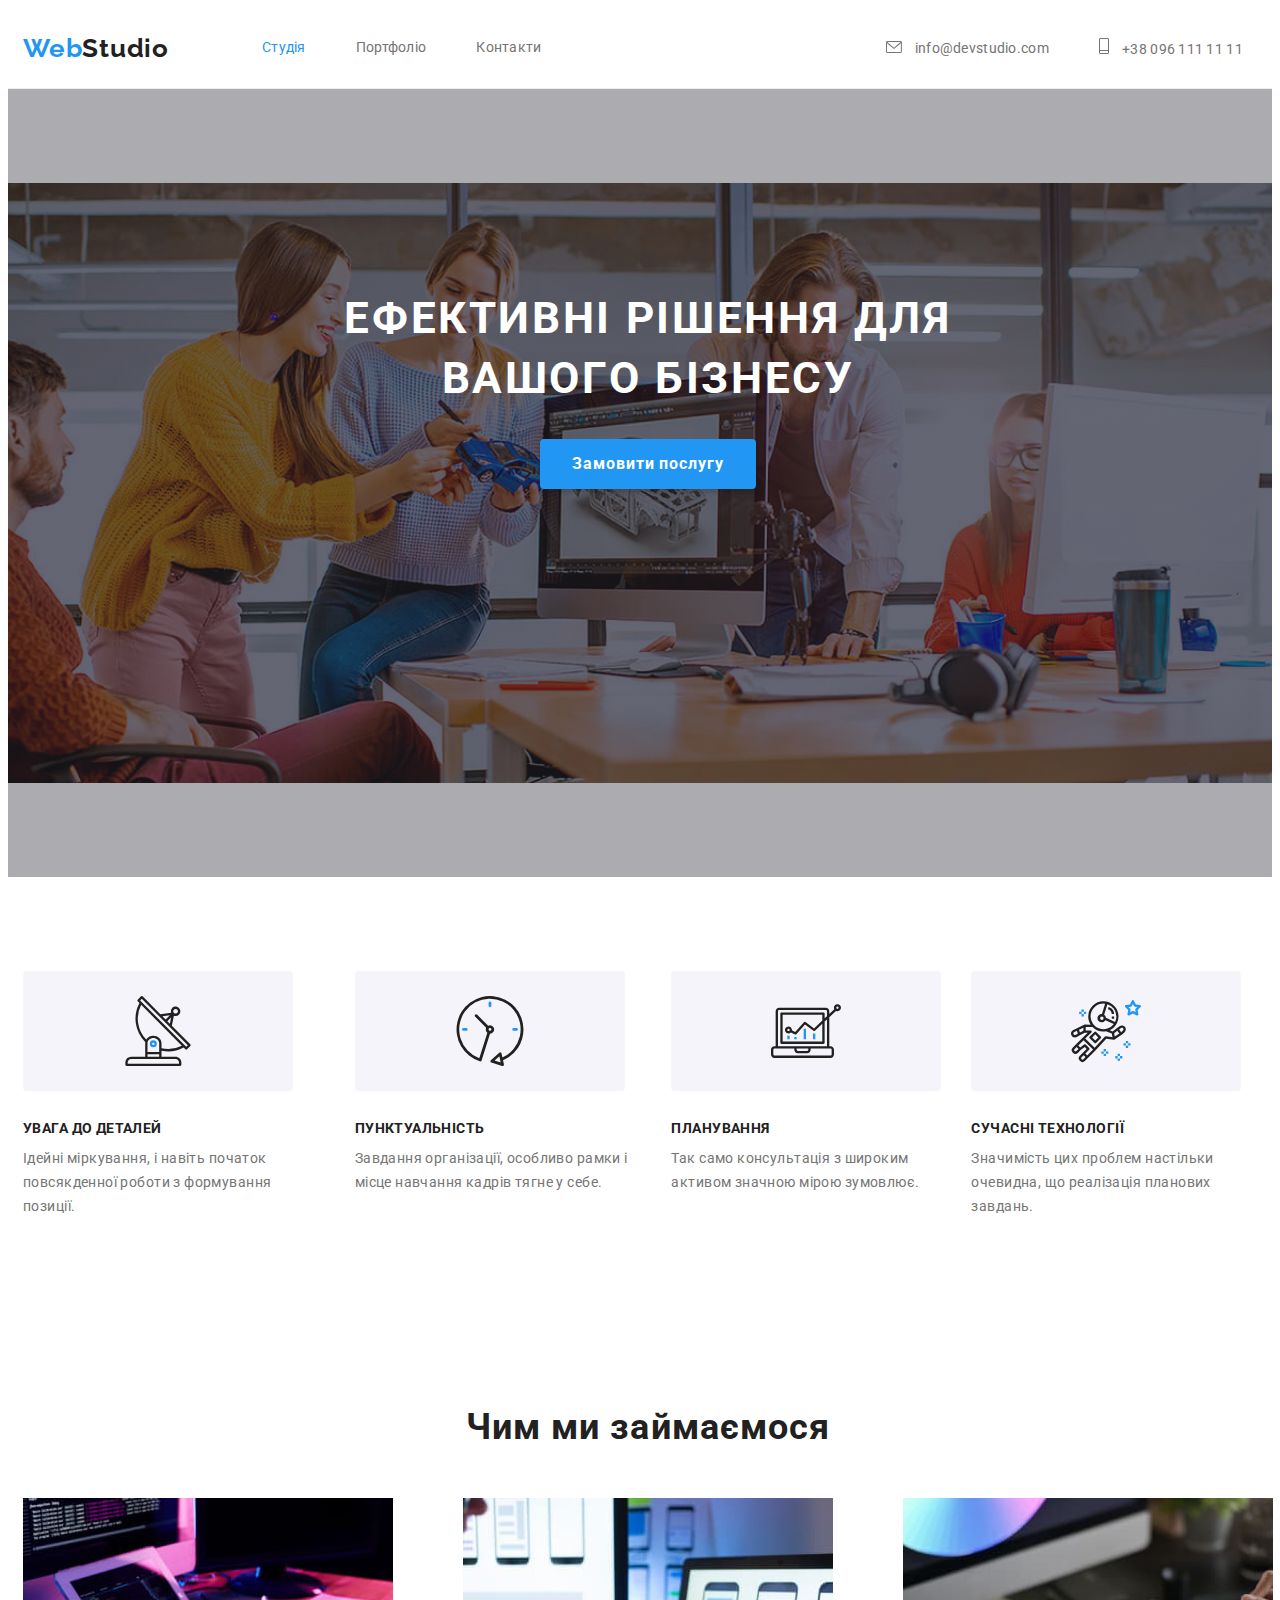
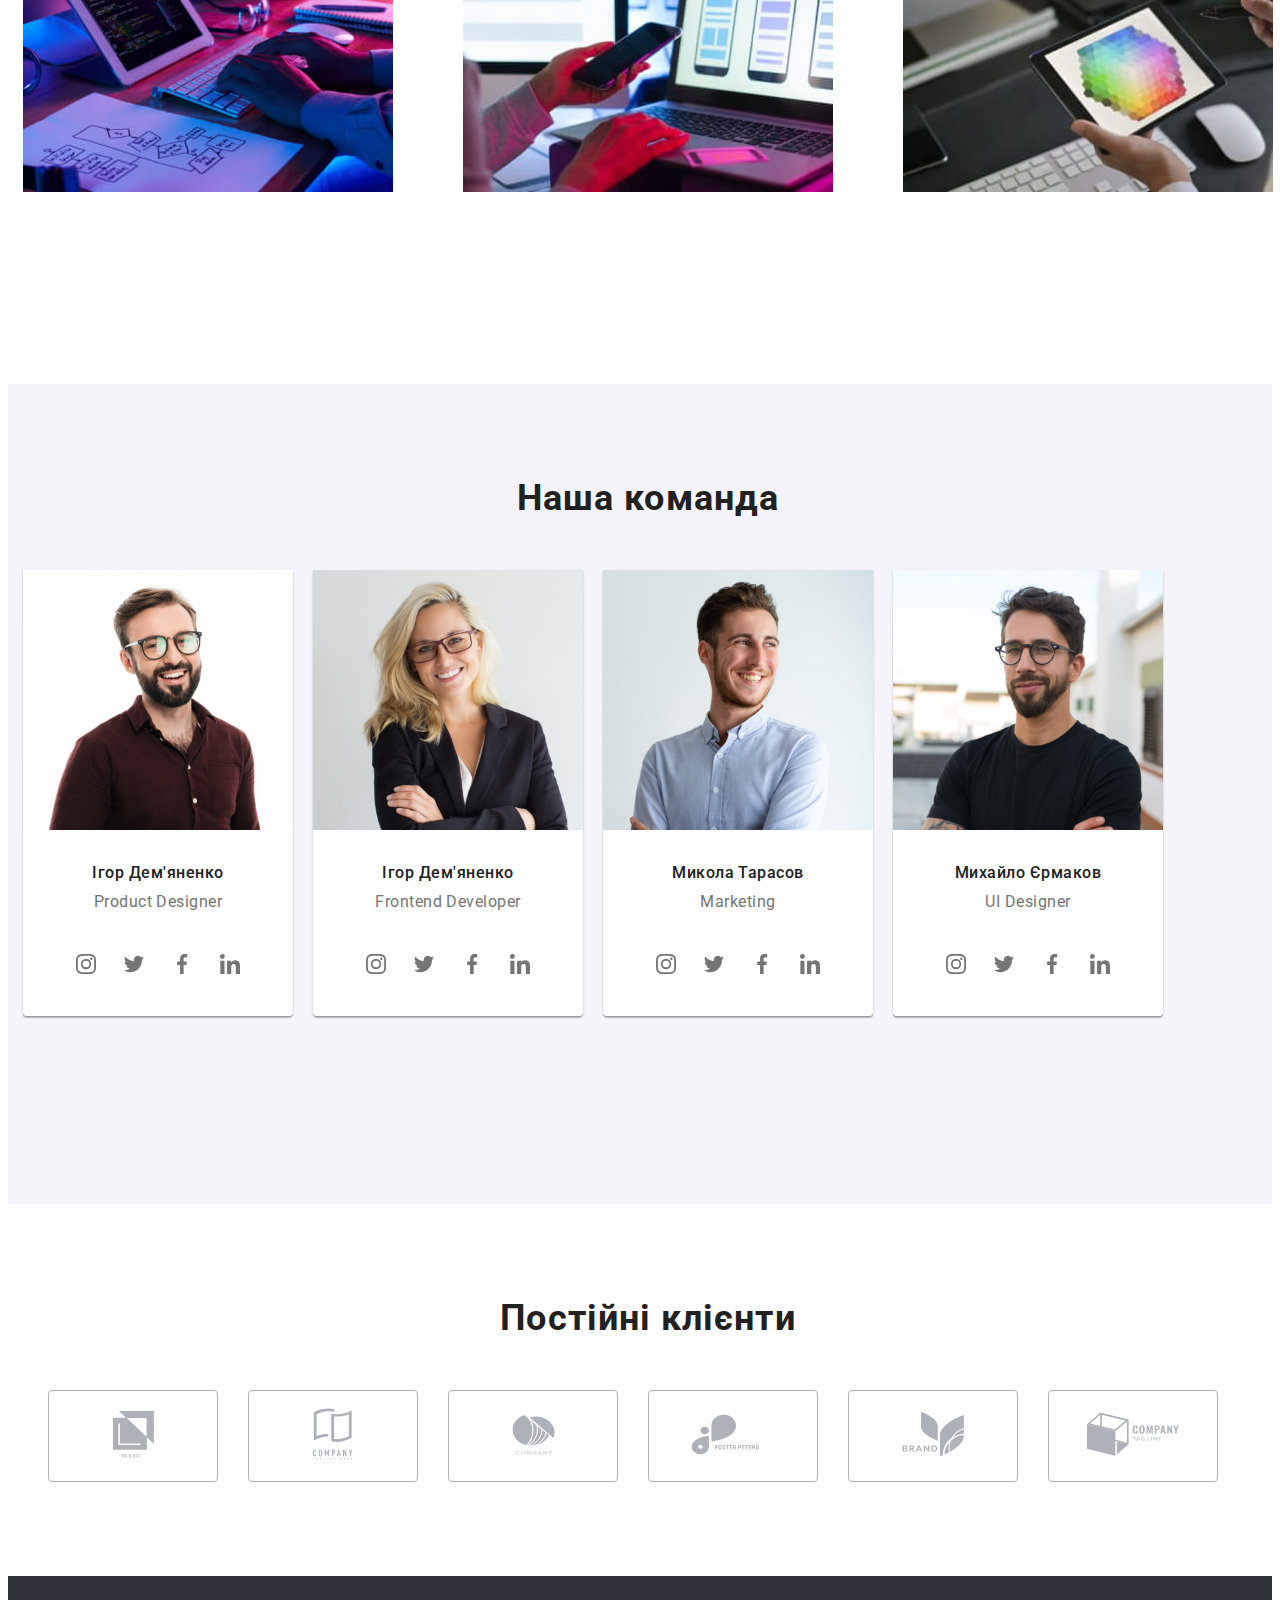
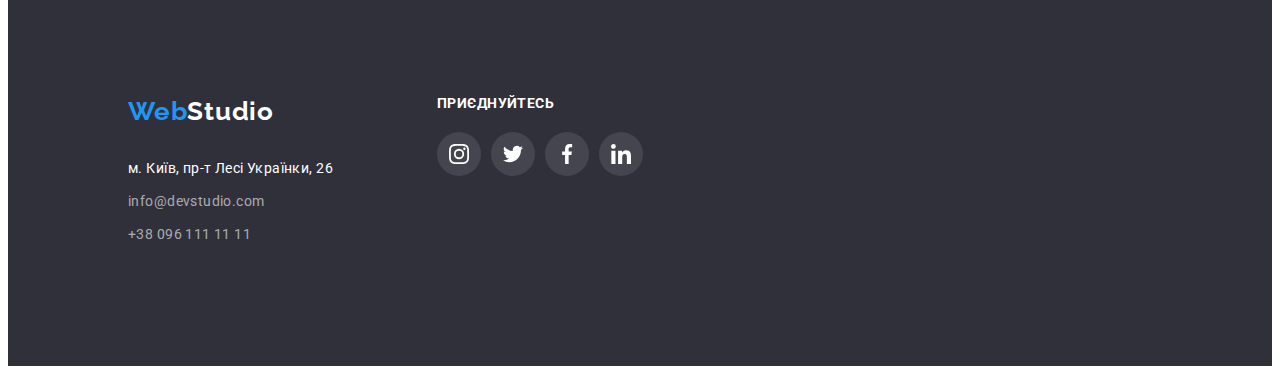
<file: index.html>
<!DOCTYPE html>
<html lang="uk">
  <head>
    <meta charset="UTF-8" />
    <meta http-equiv="X-UA-Compatible" content="IE=edge" />
    <meta name="viewport" content="width=device-width, initial-scale=1.0" />
    <title>WebStudio</title>
    <link
      rel="stylesheet"
      href="https://cdnjs.cloudflare.com/ajax/libs/modern-normalize/1.1.0/modern-normalize.min.css"
      integrity="sha512-wpPYUAdjBVSE4KJnH1VR1HeZfpl1ub8YT/NKx4PuQ5NmX2tKuGu6U/JRp5y+Y8XG2tV+wKQpNHVUX03MfMFn9Q=="
      crossorigin="anonymous"
      referrerpolicy="no-referrer"
    />
    <link rel="stylesheet" href="./css/styles.css" />
    <link rel="preconnect" href="https://fonts.googleapis.com" />
    <link rel="preconnect" href="https://fonts.gstatic.com" crossorigin />
    <link
      href="https://fonts.googleapis.com/css2?family=Raleway:wght@700&family=Roboto:wght@400;500;700;900&display=swap"
      rel="stylesheet"
    />
  </head>
  <body>
    <!----------------- HEADER ----------------------->
    <header class="page-header">
      <nav class="container">
        <a class="logo" href="#">Web<span class="color-tagb">Studio</span></a>
        <ul class="site-nav list">
          <li class="list-item">
            <a href="./index.html" class="item current">Студія</a>
          </li>
          <li class="list-item">
            <a href="./portfolio.html" class="item">Портфоліо</a>
          </li>
          <li class="list-item"><a href="#" class="item">Контакти</a></li>
        </ul>
        <ul class="auth-nav list">
          <li class="auth-item">
            <a class="head-mail" href="mailto:info@devstudio.com">
              <svg class="icon-mail">
                <use href="./images/icons.svg#icon-mail"></use>
              </svg>
              info@devstudio.com</a
            >
          </li>
          <li class="auth-item">
            <a class="head-phone" href="tel:+380961111111">
              <svg class="icon-phone">
                <use href="./images/icons.svg#icon-phone"></use>
              </svg>
              +38 096 111 11 11</a
            >
          </li>
        </ul>
      </nav>
    </header>
    <main>
      <!---------------------- hero ------------------------->
      <section class="hero section">
        <div class="container">
          <h1 class="hero-title">Ефективні рішення для вашого бізнесу</h1>
          <button class="hero-btn" type="button">Замовити послугу</button>
        </div>
      </section>

      <!----------------------features  ------------------------>

      <section class="features section">
        <div class="container">
          <h2 class="hidden-title">особливості</h2>

          <ul class="features-list">
            <li class="features-item icon-antenna">
              <div class="icon-box">
                <svg class="icon-social" width="70px" height="70px">
                  <use href="./images/icons.svg#icon-antenna"></use>
                </svg>
              </div>
              <h3 class="features-title">УВАГА ДО ДЕТАЛЕЙ</h3>
              <p class="text">
                Ідейні міркування, і навіть початок повсякденної роботи з
                формування позиції.
              </p>
            </li>
            <li class="features-item icon-clock">
              <div class="icon-box">
                <svg class="icon-social" width="70px" height="70px">
                  <use href="./images/icons.svg#icon-clock"></use>
                </svg>
              </div>
              <h3 class="features-title">ПУНКТУАЛЬНІСТЬ</h3>
              <p class="text">
                Завдання організації, особливо рамки і місце навчання кадрів
                тягне у себе.
              </p>
            </li>
            <li class="features-item icon-diagram">
              <div class="icon-box">
                <svg class="icon-social" width="70px" height="70px">
                  <use href="./images/icons.svg#icon-diagram"></use>
                </svg>
              </div>
              <h3 class="features-title">ПЛАНУВАННЯ</h3>
              <p class="text">
                Так само консультація з широким активом значною мірою зумовлює.
              </p>
            </li>
            <li class="features-item icon-astronaut">
              <div class="icon-box">
                <svg class="icon-social" width="70px" height="70px">
                  <use href="./images/icons.svg#icon-astronaut"></use>
                </svg>
              </div>
              <h3 class="features-title">СУЧАСНІ ТЕХНОЛОГІЇ</h3>
              <p class="text">
                Значимість цих проблем настільки очевидна, що реалізація
                планових завдань.
              </p>
            </li>
          </ul>
        </div>
      </section>
      <!----------------------what we do  ------------------------>

      <section class="work section">
        <div class="container">
          <h2 class="work-title">Чим ми займаємося</h2>
          <ul>
            <li><img src="./images/box_1.jpg" alt="планшет" width="370" /></li>
            <li><img src="./images/box_2.jpg" alt="ноутбук" width="370" /></li>
            <li><img src="./images/box_3.jpg" alt="айпад" width="370" /></li>
          </ul>
        </div>
      </section>

      <!----------------------our team  ------------------------>

      <section class="team section">
        <div class="container">
          <h2 class="team-title">Наша команда</h2>
          <ul class="team-list">
            <li class="team-item">
              <img src="./images/img_1.jpg" alt="чоловік" width="270" />
              <h3 class="name">Ігор Дем'яненко</h3>
              <p class="profession">Product Designer</p>
              <div>
                <button class="networks">
                  <svg class="icon-net">
                    <use href="./images/icons.svg#icon-instagram"></use>
                  </svg>
                </button>
                <button class="networks">
                  <svg class="icon-net">
                    <use href="./images/icons.svg#icon-twitter"></use>
                  </svg>
                </button>
                <button class="networks">
                  <svg class="icon-net">
                    <use href="./images/icons.svg#icon-facebook"></use>
                  </svg>
                </button>
                <button class="networks">
                  <svg class="icon-net">
                    <use href="./images/icons.svg#icon-linkedin"></use>
                  </svg>
                </button>
              </div>
            </li>
            <li class="team-item">
              <img src="./images/img_2.jpg" alt="жінка" width="270" />
              <h3 class="name">Ігор Дем'яненко</h3>
              <p class="profession">Frontend Developer</p>
              <div>
                <button class="networks">
                  <svg class="icon-net">
                    <use href="./images/icons.svg#icon-instagram"></use>
                  </svg>
                </button>
                <button class="networks">
                  <svg class="icon-net">
                    <use href="./images/icons.svg#icon-twitter"></use>
                  </svg>
                </button>
                <button class="networks">
                  <svg class="icon-net">
                    <use href="./images/icons.svg#icon-facebook"></use>
                  </svg>
                </button>
                <button class="networks">
                  <svg class="icon-net">
                    <use href="./images/icons.svg#icon-linkedin"></use>
                  </svg>
                </button>
              </div>
            </li>
            <li class="team-item">
              <img src="./images/img_3.jpg" alt="чоловік" width="270" />
              <h3 class="name">Микола Тарасов</h3>
              <p class="profession">Marketing</p>
              <div>
                <button class="networks">
                  <svg class="icon-net">
                    <use href="./images/icons.svg#icon-instagram"></use>
                  </svg>
                </button>
                <button class="networks">
                  <svg class="icon-net">
                    <use href="./images/icons.svg#icon-twitter"></use>
                  </svg>
                </button>
                <button class="networks">
                  <svg class="icon-net">
                    <use href="./images/icons.svg#icon-facebook"></use>
                  </svg>
                </button>
                <button class="networks">
                  <svg class="icon-net">
                    <use href="./images/icons.svg#icon-linkedin"></use>
                  </svg>
                </button>
              </div>
            </li>
            <li class="team-item">
              <img src="./images/img_4.jpg" alt="чоловік" width="270" />
              <h3 class="name">Михайло Єрмаков</h3>
              <p class="profession">UI Designer</p>
              <div>
                <button class="networks">
                  <svg class="icon-net">
                    <use href="./images/icons.svg#icon-instagram"></use>
                  </svg>
                </button>
                <button class="networks">
                  <svg class="icon-net">
                    <use href="./images/icons.svg#icon-twitter"></use>
                  </svg>
                </button>
                <button class="networks">
                  <svg class="icon-net">
                    <use href="./images/icons.svg#icon-facebook"></use>
                  </svg>
                </button>
                <button class="networks">
                  <svg class="icon-net">
                    <use href="./images/icons.svg#icon-linkedin"></use>
                  </svg>
                </button>
              </div>
            </li>
          </ul>
        </div>
      </section>
      <!----------------------clients  ------------------------>

      <section class="clients section">
        <div class="container">
          <h2 class="clients-title">Постійні клієнти</h2>
          <ul class="client-list">
            <li class="client-item">
              <button class="icon-btn">
                <svg class="icon" width="41" height="47">
                  <use href="./images/icons.svg#icon-client-1"></use>
                </svg>
              </button>
            </li>
            <li class="client-item">
              <button class="icon-btn">
                <svg class="icon" width="40px" height="52px">
                  <use href="./images/icons.svg#icon-client-2" ></use>
                </svg>
              </button>
            </li>
            <li class="client-item">
              <button class="icon-btn">
                <svg class="icon" width="43px" height="41px">
                  <use href="./images/icons.svg#icon-client-3" ></use>
                </svg>
              </button>
            </li>
            <li class="client-item">
              <button class="icon-btn">
                <svg class="icon" width="85px" height="41px">
                  <use href="./images/icons.svg#icon-client-4" ></use>
                </svg>
              </button>
            </li>
            <li class="client-item">
              <button class="icon-btn">
                <svg class="icon" width="63px" height="46px">
                  <use href="./images/icons.svg#icon-client-5" ></use>
                </svg>
              </button>
            </li>
            <li class="client-item">
              <button class="icon-btn">
                <svg class="icon" width="94px" height="44px">
                  <use href="./images/icons.svg#icon-client-6" ></use>
                </svg>
              </button>
            </li>
          </ul>
        </div>
      </section>
    </main>
    <!---------------------footer ------------------------>

    <footer class="footer">
      <div class="container footer">
        <div>
          <a href="./index.html" class="logo"
            >Web<span class="color-tagw">Studio</span></a
          >
          <address>
            <ul>
              <li class="footer-item">
                <a
                  class="map"
                  href="https://goo.gl/maps/86U5GBCqMfjBJhed8"
                  target="_blank"
                  rel="noopener noreferrer nofollow"
                  >м. Київ, пр-т Лесі Українки, 26</a
                >
              </li>
              <li class="footer-item">
                <a class="foot-mail" href="mailto:info@devstudio.com"
                  >info@devstudio.com</a
                >
              </li>
              <li class="footer-item">
                <a class="foot-phone" href="tel:+380961111111"
                  >+38 096 111 11 11</a
                >
              </li>
            </ul>
          </address>
        </div>
        <div class="social">
          <h3 class="social-title">приєднуйтесь</h3>
          <ul class="social-list">
            <li class="social-item">
              <button class="social-btn">
                <svg class="icon-social" width="20px" height="20px">
                  <use href="./images/icons.svg#icon-instagram"></use>
                </svg>
              </button>
            </li>
            <li class="social-item">
              <button class="social-btn">
                <svg class="icon-social" width="20px" height="20px">
                  <use href="./images/icons.svg#icon-twitter"></use>
                </svg>
              </button>
            </li>
            <li class="social-item">
              <button class="social-btn">
                <svg class="icon-social" width="20px" height="20px">
                  <use href="./images/icons.svg#icon-facebook"></use>
                </svg>
              </button>
            </li>
            <li class="social-item">
              <button class="social-btn">
                <svg class="icon-social" width="20px" height="20px">
                  <use href="./images/icons.svg#icon-linkedin"></use>
                </svg>
              </button>
            </li>
          </ul>
        </div>
      </div>
    </footer>
  </body>
</html>
</file>
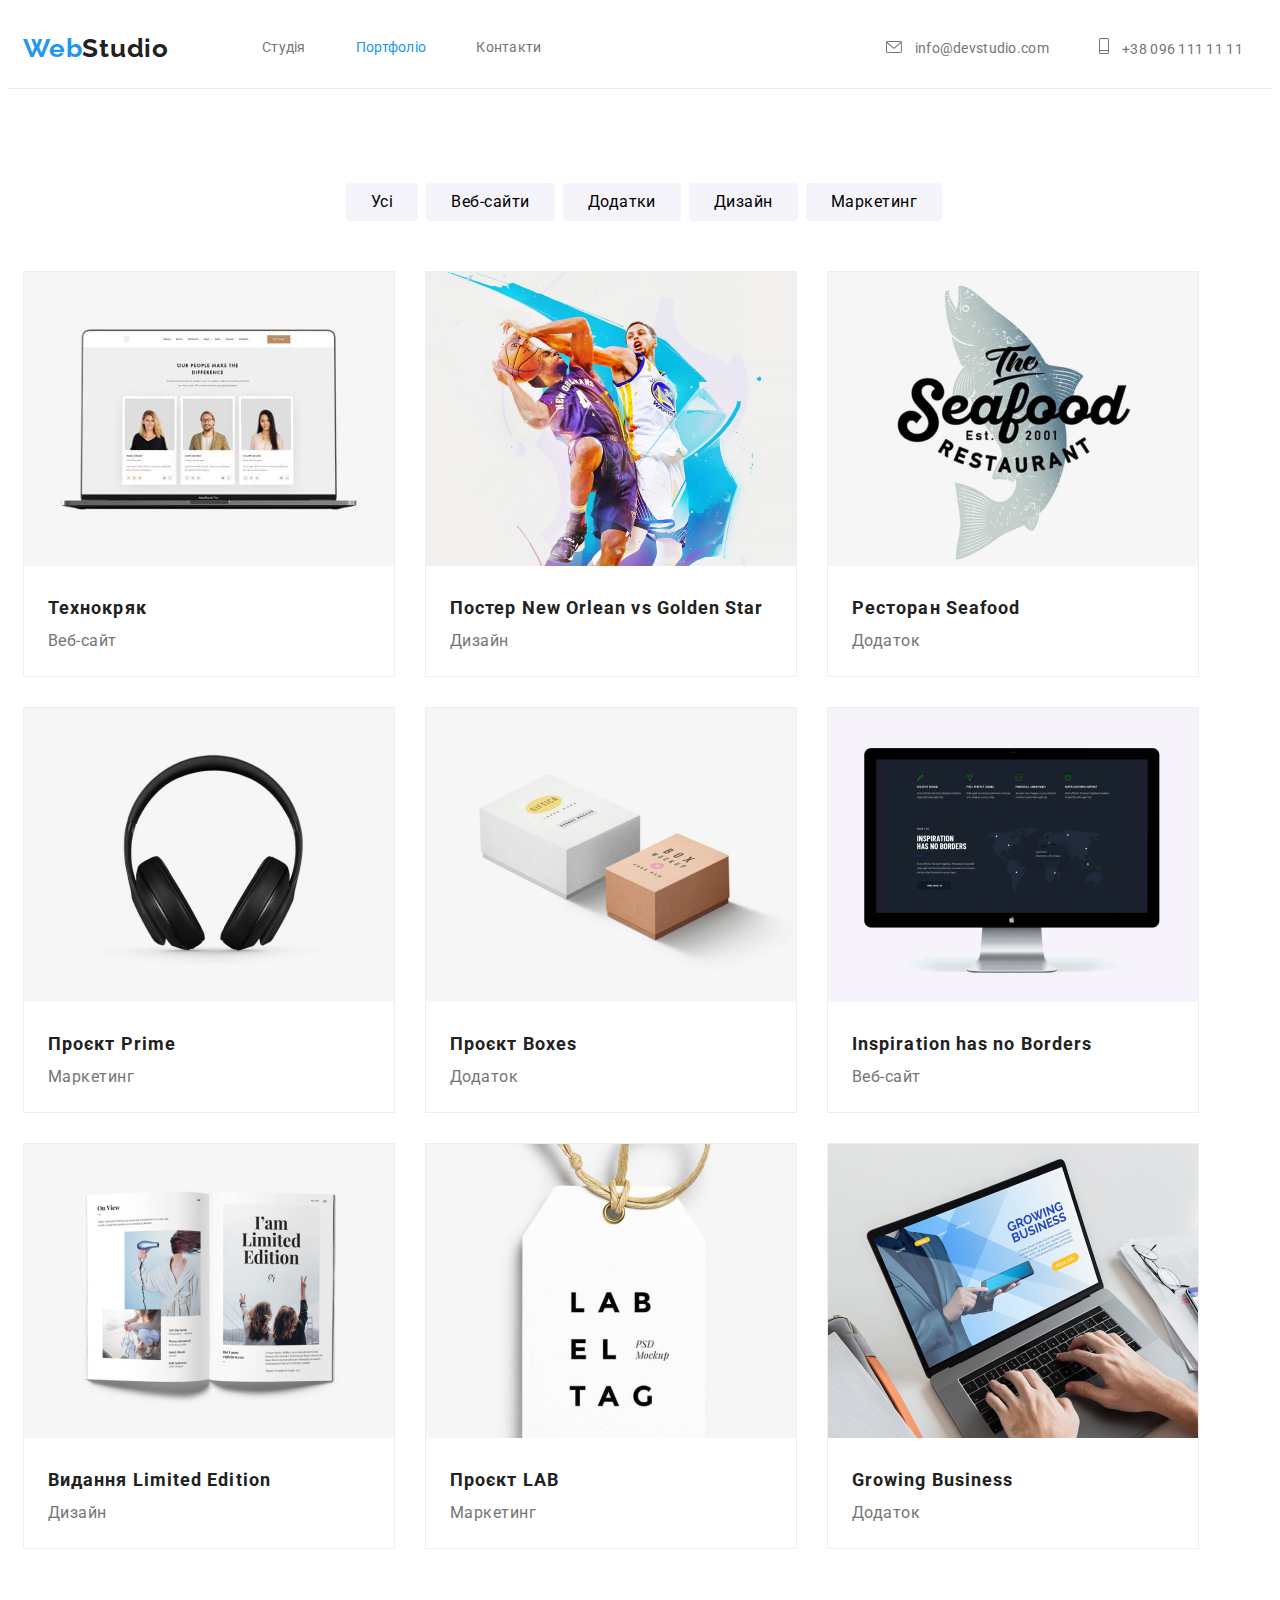
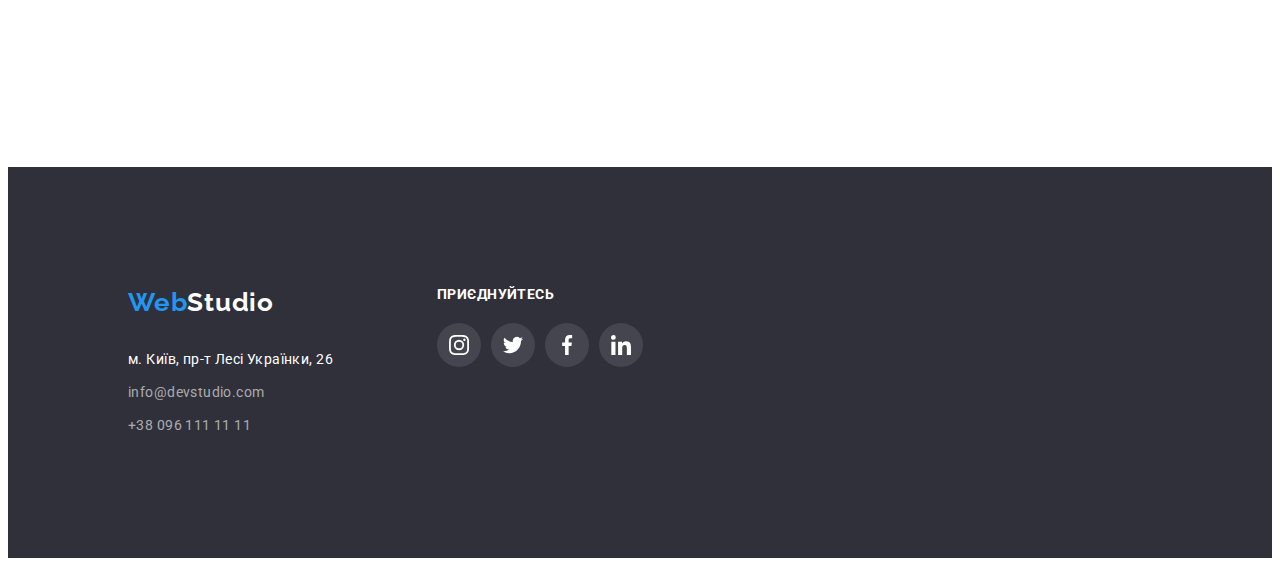
<file: portfolio.html>
<!DOCTYPE html>
<html lang="uk">
  <head>
    <meta charset="UTF-8" />
    <meta http-equiv="X-UA-Compatible" content="IE=edge" />
    <meta name="viewport" content="width=device-width, initial-scale=1.0" />
    <title>WebStudio</title>
    <link
      rel="stylesheet"
      href="https://cdnjs.cloudflare.com/ajax/libs/modern-normalize/1.1.0/modern-normalize.min.css"
      integrity="sha512-wpPYUAdjBVSE4KJnH1VR1HeZfpl1ub8YT/NKx4PuQ5NmX2tKuGu6U/JRp5y+Y8XG2tV+wKQpNHVUX03MfMFn9Q=="
      crossorigin="anonymous"
      referrerpolicy="no-referrer"
    />
    <link rel="stylesheet" href="./css/styles.css" />
    <link rel="preconnect" href="https://fonts.googleapis.com" />
    <link rel="preconnect" href="https://fonts.gstatic.com" crossorigin />
    <link
      href="https://fonts.googleapis.com/css2?family=Raleway:wght@700&family=Roboto:wght@400;500;700;900&display=swap"
      rel="stylesheet"
    />
  </head>
  <body>
    <!----------------- HEADER ----------------------->

    <header class="page-header">
      <nav class="container">
        <a class="logo" href="#">Web<span class="color-tagb">Studio</span></a>
        <ul class="site-nav list">
          <li class="list-item">
            <a href="./index.html" class="item ">Студія</a>
          </li>
          <li class="list-item">
            <a href="./portfolio.html" class="item current">Портфоліо</a>
          </li>
          <li class="list-item"><a href="#" class="item">Контакти</a></li>
        </ul>
        <ul class="auth-nav list">
          <li class="auth-item">
            <a class="head-mail" href="mailto:info@devstudio.com">
              <svg class="icon-mail">
                <use href="./images/icons.svg#icon-mail"></use>
              </svg>
              info@devstudio.com</a
            >
          </li>
          <li class="auth-item">
            <a class="head-phone" href="tel:+380961111111">
              <svg class="icon-phone">
                <use href="./images/icons.svg#icon-phone"></use>
              </svg>
              +38 096 111 11 11</a
            >
          </li>
        </ul>
      </nav>
    </header>
    <main>
      <!-----------our services  -->
      <section class="services section">
        <div class="container">
          <h1 class="hidden-title">наші послуги</h1>
          <ul class="list-btn">
            <li class="item-btn">
              <button type="button" class="serv-btn">Усі</button>
            </li>
            <li class="item-btn">
              <button type="button" class="serv-btn">Веб-сайти</button>
            </li>
            <li class="item-btn">
              <button type="button" class="serv-btn">Додатки</button>
            </li>
            <li class="item-btn">
              <button type="button" class="serv-btn">Дизайн</button>
            </li>
            <li class="item-btn">
              <button type="button" class="serv-btn">Маркетинг</button>
            </li>
          </ul>
        </div>
      <!-----------------pages ---------------->
        <div class="container">
          <ul class="gallery">
            <li class="example">
              <img
                src="./images/img-2-1.jpg"
                alt="єкран ноутбуку"
                width="370"
                height="294"
              />
              <h2 class="page-title">Технокряк</h2>
              <p class="options">Веб-сайт</p>
            </li>
            <li class="example">
              <img
                src="./images/img-2-2.jpg"
                alt="постер боскетболістів"
                width="370"
                height="294"
              />
              <h2 class="page-title">Постер New Orlean vs Golden Star</h2>
              <p class="options">Дизайн</p>
            </li>
            <li class="example">
              <img
                src="./images/img-2-3.jpg"
                alt="лого ресторану"
                width="370"
                height="294"
              />
              <h2 class="page-title">Ресторан Seafood</h2>
              <p class="options">Додаток</p>
            </li>
            <li class="example">
              <img
                src="./images/img-2-4.jpg"
                alt="навушники"
                width="370"
                height="294"
              />
              <h2 class="page-title">Проєкт Prime</h2>
              <p class="options">Маркетинг</p>
            </li>
            <li class="example">
              <img
                src="./images/img-2-5.jpg"
                alt="пара коробок"
                width="370"
                height="294"
              />
              <h2 class="page-title">Проєкт Boxes</h2>
              <p class="options">Додаток</p>
            </li>
            <li class="example">
              <img
                src="./images/img-2-6.jpg"
                alt="монітор"
                width="370"
                height="294"
              />
              <h2 class="page-title">Inspiration has no Borders</h2>
              <p class="options">Веб-сайт</p>
            </li>
            <li class="example">
              <img
                src="./images/img-2-7.jpg"
                alt="розгорнута книга"
                width="370"
                height="294"
              />
              <h2 class="page-title">Видання Limited Edition</h2>
              <p class="options">Дизайн</p>
            </li>
            <li class="example">
              <img
                src="./images/img-2-8.jpg"
                alt="лейбл "
                width="370"
                height="294"
              />
              <h2 class="page-title">Проєкт LAB</h2>
              <p class="options">Маркетинг</p>
            </li>
            <li class="example">
              <img
                src="./images/img-2-9.jpg"
                alt="ноутбук"
                width="370"
                height="294"
              />
              <h2 class="page-title">Growing Business</h2>
              <p class="options">Додаток</p>
            </li>
          </ul>
        </div>
      </section>
    </main>
    <!---------------------footer ------------------------>

    <footer class="footer">
      <div class="container footer">
        <div>
          <a href="./index.html" class="logo"
            >Web<span class="color-tagw">Studio</span></a
          >
          <address>
            <ul>
              <li class="footer-item">
                <a
                  class="map"
                  href="https://goo.gl/maps/86U5GBCqMfjBJhed8"
                  target="_blank"
                  rel="noopener noreferrer nofollow"
                  >м. Київ, пр-т Лесі Українки, 26</a
                >
              </li>
              <li class="footer-item">
                <a class="foot-mail" href="mailto:info@devstudio.com"
                  >info@devstudio.com</a
                >
              </li>
              <li class="footer-item">
                <a class="foot-phone" href="tel:+380961111111"
                  >+38 096 111 11 11</a
                >
              </li>
            </ul>
          </address>
        </div>
        <div class="social">
          <h3 class="social-title">приєднуйтесь</h3>
          <ul class="social-list">
            <li class="social-item">
              <button class="social-btn">
                <svg class="icon-social" width="20px" height="20px">
                  <use href="./images/icons.svg#icon-instagram"></use>
                </svg>
              </button>
            </li>
            <li class="social-item">
              <button class="social-btn">
                <svg class="icon-social" width="20px" height="20px">
                  <use href="./images/icons.svg#icon-twitter"></use>
                </svg>
              </button>
            </li>
            <li class="social-item">
              <button class="social-btn">
                <svg class="icon-social" width="20px" height="20px">
                  <use href="./images/icons.svg#icon-facebook"></use>
                </svg>
              </button>
            </li>
            <li class="social-item">
              <button class="social-btn">
                <svg class="icon-social" width="20px" height="20px">
                  <use href="./images/icons.svg#icon-linkedin"></use>
                </svg>
              </button>
            </li>
          </ul>
        </div>
      </div>
    </footer>
  </body>
</html>
</file>
<file: css/styles.css>
:root {
  --primary-color: #212121;
  --secondary-text-color: #757575;
  --main-hover-color: #2196f3;
  --accent-color: #ffffff;
}
p,
h1,
h2,
h3,
h4,
h5,
h6 {
  margin: 0;
}
ul {
  margin: 0;
  padding: 0;
  font-style: normal;
}
button {
  cursor: pointer;
}
body {
  font-family: "Raleway", "Roboto";
  font-style: normal;
}

a {
  color: var(--primary-color);
  text-decoration: none;
}
li {
  list-style: none;
}
/*--------------------- header-------------- */
.page-header {
  border-bottom: 1px solid #ececec;
}
.container {
  width: 1250px;
  margin: 0 auto;
  padding-left: 15px;
  padding-right: 15px;
  /* outline: 2px solid tomato; */
}
.section {
  padding-top: 94px;
  padding-bottom: 94px;
}
nav {
  display: flex;
  align-items: center;
}
.logo {
  display: block;
  margin: 0;
  font-family: "Raleway", sans-serif;
  font-weight: 700;
  font-size: 26px;
  line-height: 1.19;
  letter-spacing: 0.03em;
  margin-right: 93px;
  color: var(--main-hover-color);
}
.list {
  display: flex;
}
.color-tagb {
  color: var(--primary-color);
}
.list-item {
  font-family: "Roboto", sans-serif;
  font-size: 14px;
  line-height: 1.14;
  letter-spacing: 0.02em;
  margin-right: 50px;
  padding: 32px 0;
  color: var(--primary-color);
}
.list-item:last-child {
  margin-right: 0;
}
.list a {
  color: var(--secondary-text-color);
  fill: var(--secondary-text-color);
}
.list a:hover,
.list a:focus {
  color: var(--main-hover-color);
  fill: var(--main-hover-color);
}
.item.current {
  color: var(--main-hover-color);
}
.auth-nav {
  margin-left: 344px;
}
.head-mail {
  margin-right: 50px;
}
.head-mail,
.head-phone {
  font-family: "Roboto", sans-serif;
  font-size: 14px;
  line-height: 16px;
  letter-spacing: 0.02em;
  color: var(--secondary-text-color);
}
.icon-mail {
  width: 16px;
  height: 12px;
  margin-right: 10px;
}
.icon-phone {
  width: 10px;
  height: 16px;
  margin-right: 10px;
}
/*--------------------- hero-------------- */

.hero {
  min-height: 600px;
  color: var(--accent-color);
  text-align: center;
  background-repeat: no-repeat;
  background-position: center;
  background-image: linear-gradient(
      to right,
      rgba(47, 48, 58, 0.4),
      rgba(47, 48, 58, 0.4)
    ),
    url("../images/background-img.jpg");
}
.hero-title {
  width: 696px;
  font-family: "Roboto", sans-serif;
  font-size: 44px;
  line-height: 1.36;
  letter-spacing: 0.06em;
  text-transform: uppercase;
  margin: 0 auto;
  padding-top: 106px;
  color: var(--accent-color);
}
.hero-btn {
  font-family: "Roboto", sans-serif;
  font-weight: 700;
  font-size: 16px;
  line-height: 1.87;
  letter-spacing: 0.06em;
  border: none;
  border-radius: 4px;
  padding: 10px 32px;
  margin-top: 30px;
  background-color: var(--main-hover-color);
  color: var(--accent-color);
  box-shadow: 0px 4px 4px rgba(0, 0, 0, 0.15);
  cursor: pointer;
}
.hero-btn:hover,
.hero-btn:focus {
  background-color: var(--main-hover-color);
}
/*--------------------- features-------------- */
.hidden-title {
  position: absolute;
  width: 1px;
  height: 1px;
  margin: -1px;
  border: 0;
  padding: 0;
  white-space: nowrap;
  overflow: hidden;
}

.features-list {
  display: flex;
}
.features-item {
  margin-right: 30px;
}
.features-item:nth-last-child(1) {
  margin-right: 0;
}
.features-title {
  font-family: "Roboto", sans-serif;
  font-size: 14px;
  line-height: 1.14;
  letter-spacing: 0.03em;
  text-transform: uppercase;
  margin-bottom: 10px;
  color: var(--primary-color);
}
.text {
  font-family: "Roboto", sans-serif;
  font-size: 14px;
  line-height: 1.71;
  letter-spacing: 0.03em;
  color: var(--secondary-text-color);
}
.icon-box {
  display: flex;
  width: 270px;
  height: 120px;
  background: #f5f4fa;
  border-radius: 4px;
  margin-bottom: 30px;
  justify-content: center;
  align-items: center;
}

/*--------------------- what we do-------------- */
.work {
  text-align: center;
}
.work ul {
  display: flex;
  justify-content: space-between;
  padding-bottom: 94px;
}
.work-title {
  font-family: "Roboto", sans-serif;
  font-size: 36px;
  line-height: 1.16;
  letter-spacing: 0.03em;
  margin-bottom: 50px;
  color: var(--primary-color);
}

/*--------------------- our team-------------- */
.team {
  background: #f5f4fa;
  text-align: center;
}
.team ul {
  display: flex;
  padding-bottom: 94px;
}
.team-item {
  background: #fff;
  box-shadow: 0px 1px 3px rgba(0, 0, 0, 0.12), 0px 1px 1px rgba(0, 0, 0, 0.14),
    0px 2px 1px rgba(0, 0, 0, 0.2);
  border-radius: 0px 0px 4px 4px;
}

.team-item:not(:last-child) {
  margin-right: 20px;
}
.team-title {
  font-family: "Roboto", sans-serif;
  font-size: 36px;
  line-height: 1.16;
  letter-spacing: 0.03em;
  padding-bottom: 50px;
  color: var(--primary-color);
}
.name {
  font-family: "Roboto", sans-serif;
  font-weight: 500;
  font-size: 16px;
  line-height: 1.18;
  letter-spacing: 0.03em;
  padding-top: 30px;
  color: var(--primary-color);
}
.profession {
  font-family: "Roboto", sans-serif;
  font-size: 16px;
  line-height: 1.18;
  letter-spacing: 0.03em;
  padding-top: 10px;
  padding-bottom: 30px;
  color: var(--secondary-text-color);
}
.networks {
  width: 44px;
  height: 44px;
  background-color: unset;
  border: none;
  border-radius: 50%;
  padding: 12px;
  margin-bottom: 30px;
  fill: var(--secondary-text-color);
}
.networks:hover {
  background-color: #2196f3;
  fill: var(--accent-color);
}
.icon-net {
  width: 20px;
  height: 20px;
  fill: inherit;
}

/* .icon-net:hover {
  fill: var(--accent-color);
} */
/*--------------------- clients-------------- */
.clients-title {
  font-family: "Roboto";
  font-size: 36px;
  line-height: 1.16;
  text-align: center;
  letter-spacing: 0.03em;
  margin-bottom: 50px;
  color: var(--primary-color);
}
.client-list {
  display: flex;
  justify-content: center;
}
.icon-btn {
  width: 170px;
  height: 92px;
  margin-right: 30px;
  background-color: unset;
  border: 1px solid #afb1b8;
  border-radius: 4px;
  fill: #afb1b8;
}

.icon-btn:hover {
  fill: var(--main-hover-color);
  border-color: var(--main-hover-color);
}
/*--------------------- footer-------------- */

.footer {
  background-color: #2f303a;
  padding: 60px;
  display: flex;
}
.social {
  margin-left: 70px;
}
.color-tagw {
  color: var(--accent-color);
}

.map {
  font-family: "Roboto", sans-serif;
  font-size: 14px;
  line-height: 1.71;
  letter-spacing: 0.03em;
  color: var(--accent-color);
}
.social-title {
  font-family: "Roboto";
  font-size: 14px;
  line-height: 1.14;
  letter-spacing: 0.03em;
  margin-bottom: 20px;
  text-transform: uppercase;
  color: var(--accent-color);
}

.social-list {
  display: flex;
}

.social-btn {
  border-radius: 50%;
  width: 44px;
  height: 44px;
  border: none;
  padding: 12px;
  fill: var(--accent-color);
  margin-right: 10px;
  background: rgba(255, 255, 255, 0.1);
}

.social-btn:hover,
.social-btn:focus {
  background-color: var(--main-hover-color);
}
.foot-mail,
.foot-phone {
  font-family: "Roboto", sans-serif;
  font-size: 14px;
  line-height: 1.71;
  letter-spacing: 0.03em;
  margin-top: 9px;
  color: rgba(255, 255, 255, 0.6);
}

.footer-item:not(:last-child) {
  margin-bottom: 9px;
}

.footer-item:first-child {
  margin-top: 30px;
}
/* -----------------------------PORTFOLIO---------------------- */

/* -----------------------------services---------------------- */
.list-btn {
  display: flex;
  justify-content: center;
  margin-bottom: 50px;
}

.item-btn {
  margin-right: 8px;
}

.serv-btn {
  font-family: "Roboto", sans-serif;
  font-size: 16px;
  line-height: 1.62;
  letter-spacing: 0.03em;
  padding: 6px 25px;
  background-color: #f5f4fa;
  border: 0;
  border-radius: 4px;
  cursor: pointer;
  color: var(--primary-colo);
}
.serv-btn:hover,
.serv-btn:focus {
  background-color: var(--main-hover-color);
  color: var(--accent-color);
}

/* ---------------------pages------------------ */
.gallery {
  display: flex;
  flex-wrap: wrap;
  padding-bottom: 94px;
}
.example {
  margin-right: 30px;
  margin-bottom: 30px;
  border: 1px solid #eeeeee;
}
.example:nth-child(3n) {
  margin-right: 0px;
}
.page-title {
  font-family: "Roboto", sans-serif;
  font-size: 18px;
  line-height: 2;
  letter-spacing: 0.06em;
  margin-top: 20px;
  padding-left: 24px;
  color: var(--primary-color);
}
.options {
  font-family: "Roboto", sans-serif;
  font-size: 16px;
  line-height: 1.88;
  letter-spacing: 0.03em;
  padding-left: 24px;
  padding-bottom: 20px;
  color: var(--secondary-text-color);
}
</file>
